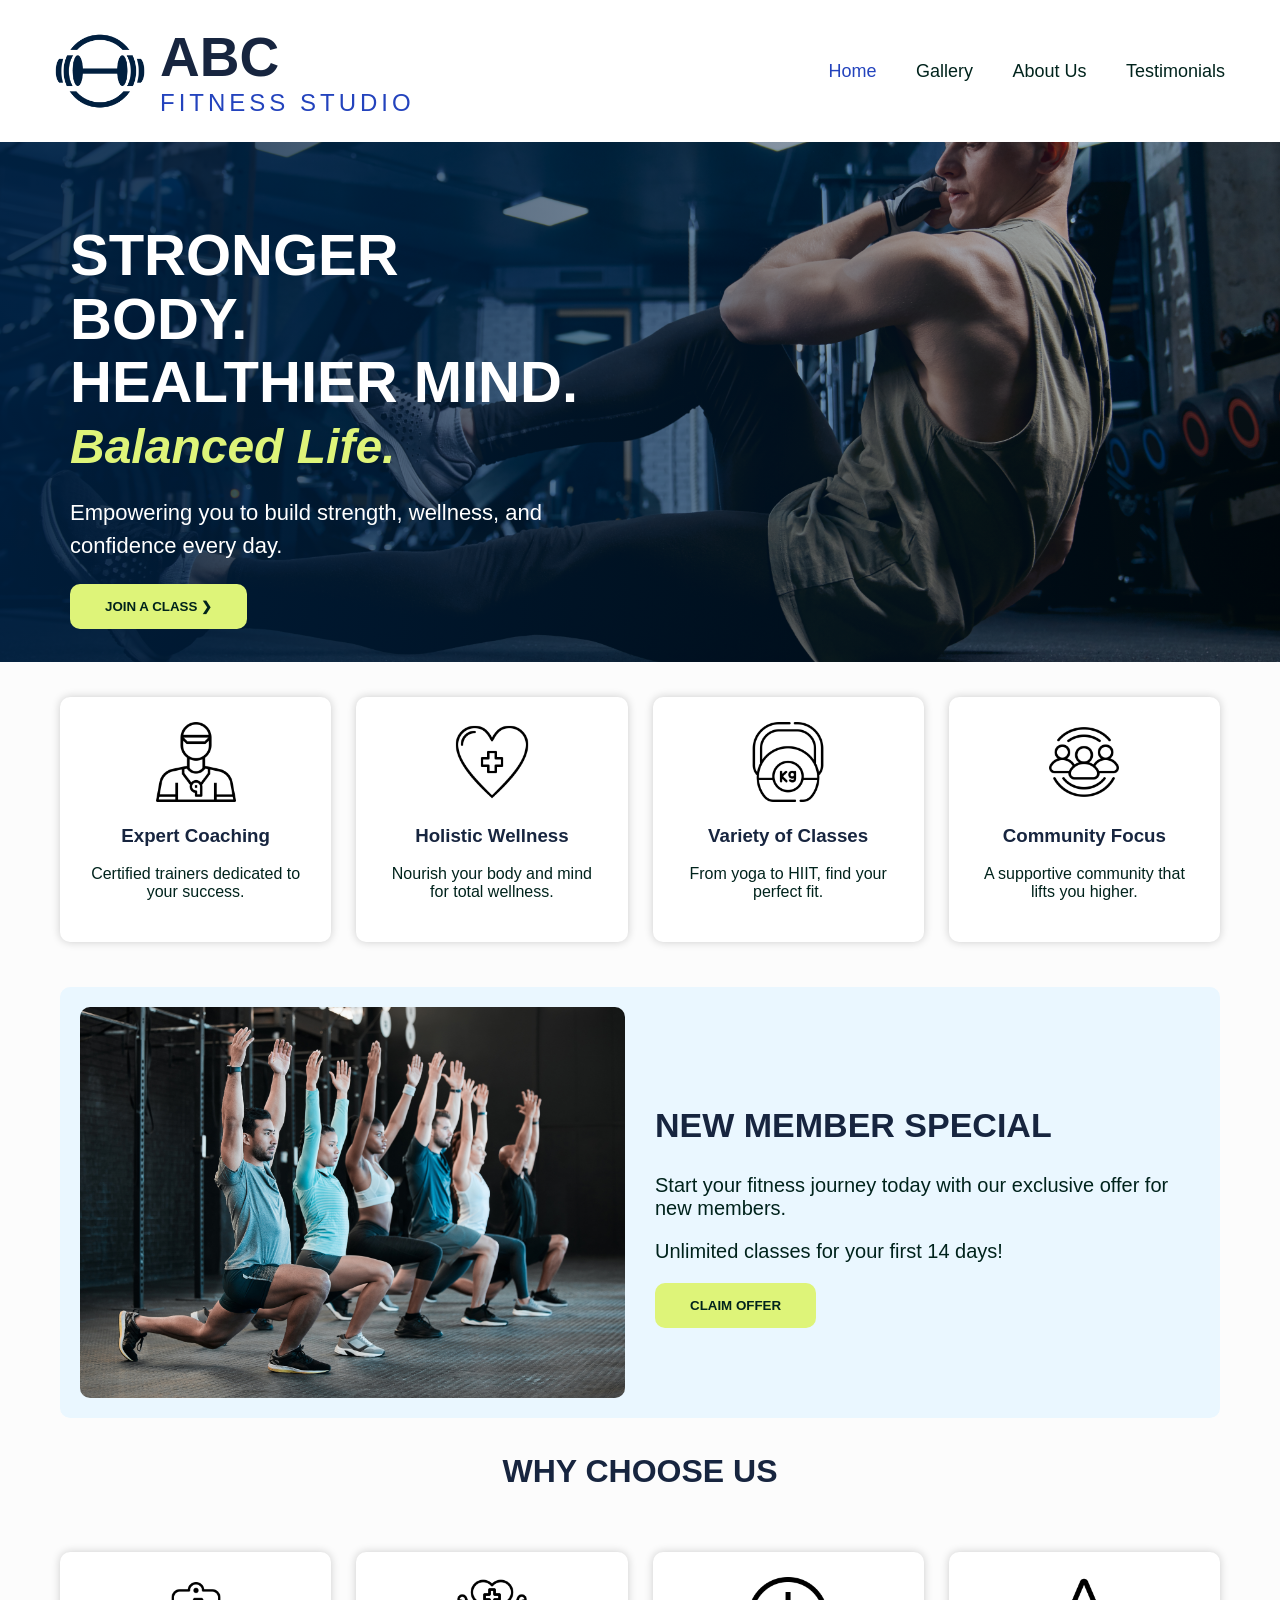
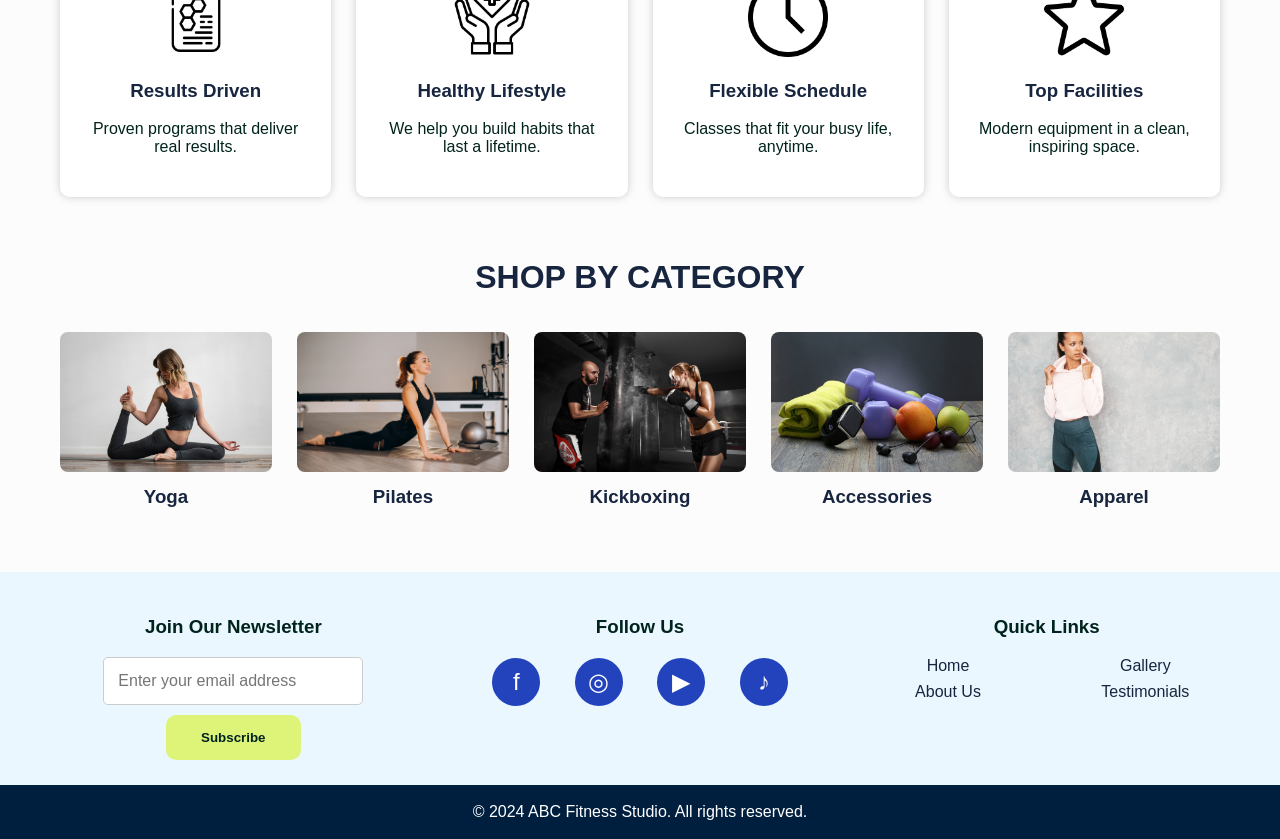
<file: index.html>
<!doctype html>
<html lang="en">
  <head>
    <meta charset="UTF-8" />
    <meta name="viewport" content="width=device-width, initial-scale=1.0" />
    <title>ABC Fitness Studio</title>
    <link rel="stylesheet" href="style.css" />
  </head>
  <body>
    <header>
      <div class="logo-area">
        <img src="images/logo.png" alt="ABC Fitness Studio logo" />
        <div>
          <h1>ABC</h1>
          <p>FITNESS STUDIO</p>
        </div>
      </div>

      <nav class="desktop-nav">
        <a href="index.html" class="active">Home</a>
        <a href="gallery.html">Gallery</a>
        <a href="about.html">About Us</a>
        <a href="testimonials.html">Testimonials</a>
      </nav>

      <div class="menu-icon" id="openMenu">☰</div>
    </header>

    <div class="mobile-menu" id="mobileMenu">
      <div class="close-icon" id="closeMenu">×</div>

      <a href="index.html">Home</a>
      <a href="gallery.html">Gallery</a>
      <a href="about.html">About Us</a>
      <a href="testimonials.html">Testimonials</a>
    </div>

    <main>
      <section class="hero">
        <div class="hero-text">
          <h2>STRONGER BODY.<br />HEALTHIER MIND.</h2>
          <h3>Balanced Life.</h3>
          <p>
            Empowering you to build strength, wellness, and confidence every
            day.
          </p>
          <button>JOIN A CLASS ❯</button>
        </div>
      </section>

      <section class="highlights">
        <div class="card">
          <img src="images/icon-coach.png" alt="coach icon" />
          <h3>Expert Coaching</h3>
          <p>Certified trainers dedicated to your success.</p>
        </div>

        <div class="card">
          <img src="images/icon-wellness.png" alt="wellness icon" />
          <h3>Holistic Wellness</h3>
          <p>Nourish your body and mind for total wellness.</p>
        </div>

        <div class="card">
          <img src="images/icon-kettlebell.png" alt="kettlebell icon" />
          <h3>Variety of Classes</h3>
          <p>From yoga to HIIT, find your perfect fit.</p>
        </div>

        <div class="card">
          <img src="images/icon-community.png" alt="community icon" />
          <h3>Community Focus</h3>
          <p>A supportive community that lifts you higher.</p>
        </div>
      </section>

      <section class="promo">
        <img src="images/group-class.jpg" alt="fitness class" />
        <div class="promo-text">
          <h2>NEW MEMBER SPECIAL</h2>
          <p>
            Start your fitness journey today with our exclusive offer for new
            members.
          </p>
          <p>Unlimited classes for your first 14 days!</p>
          <button>CLAIM OFFER</button>
        </div>
      </section>

      <section>
        <h2 class="section-title">WHY CHOOSE US</h2>

        <div class="why-grid">
          <div class="small-card">
            <img src="images/icon-results.png" alt="results icon" />
            <h3>Results Driven</h3>
            <p>Proven programs that deliver real results.</p>
          </div>

          <div class="small-card">
            <img src="images/icon-health.png" alt="health icon" />
            <h3>Healthy Lifestyle</h3>
            <p>We help you build habits that last a lifetime.</p>
          </div>

          <div class="small-card">
            <img src="images/icon-clock.png" alt="clock icon" />
            <h3>Flexible Schedule</h3>
            <p>Classes that fit your busy life, anytime.</p>
          </div>

          <div class="small-card">
            <img src="images/icon-star.png" alt="star icon" />
            <h3>Top Facilities</h3>
            <p>Modern equipment in a clean, inspiring space.</p>
          </div>
        </div>
      </section>

      <section>
        <h2 class="section-title">SHOP BY CATEGORY</h2>

        <div class="category-grid">
          <div class="category">
            <img src="images/yoga.jpg" alt="yoga" />
            <h3>Yoga</h3>
          </div>

          <div class="category">
            <img src="images/pilates.jpg" alt="pilates" />
            <h3>Pilates</h3>
          </div>

          <div class="category">
            <img src="images/kickboxing.jpg" alt="kickboxing" />
            <h3>Kickboxing</h3>
          </div>

          <div class="category">
            <img src="images/accessories.jpg" alt="fitness accessories" />
            <h3>Accessories</h3>
          </div>

          <div class="category">
            <img src="images/apparel.jpg" alt="apparel" />
            <h3>Apparel</h3>
          </div>
        </div>
      </section>
    </main>

    <footer>
      <div class="footer-main">
        <div class="footer-section">
          <h3>Join Our Newsletter</h3>

          <form id="newsletterForm">
            <input
              type="email"
              id="emailBox"
              placeholder="Enter your email address"
              required
            />

            <button type="submit" id="subscribeBtn">Subscribe</button>
          </form>
        </div>

        <div class="footer-section">
          <h3>Follow Us</h3>
          <div class="socials">
            <span>f</span>
            <span>◎</span>
            <span>▶</span>
            <span>♪</span>
          </div>
        </div>

        <div class="footer-section">
          <h3>Quick Links</h3>
          <div class="quick-links">
            <a href="index.html">Home</a>
            <a href="gallery.html">Gallery</a>
            <a href="about.html">About Us</a>
            <a href="testimonials.html">Testimonials</a>
          </div>
        </div>
      </div>

      <p class="copyright">© 2024 ABC Fitness Studio. All rights reserved.</p>
    </footer>

    <script src="script.js"></script>
  </body>
</html>
</file>
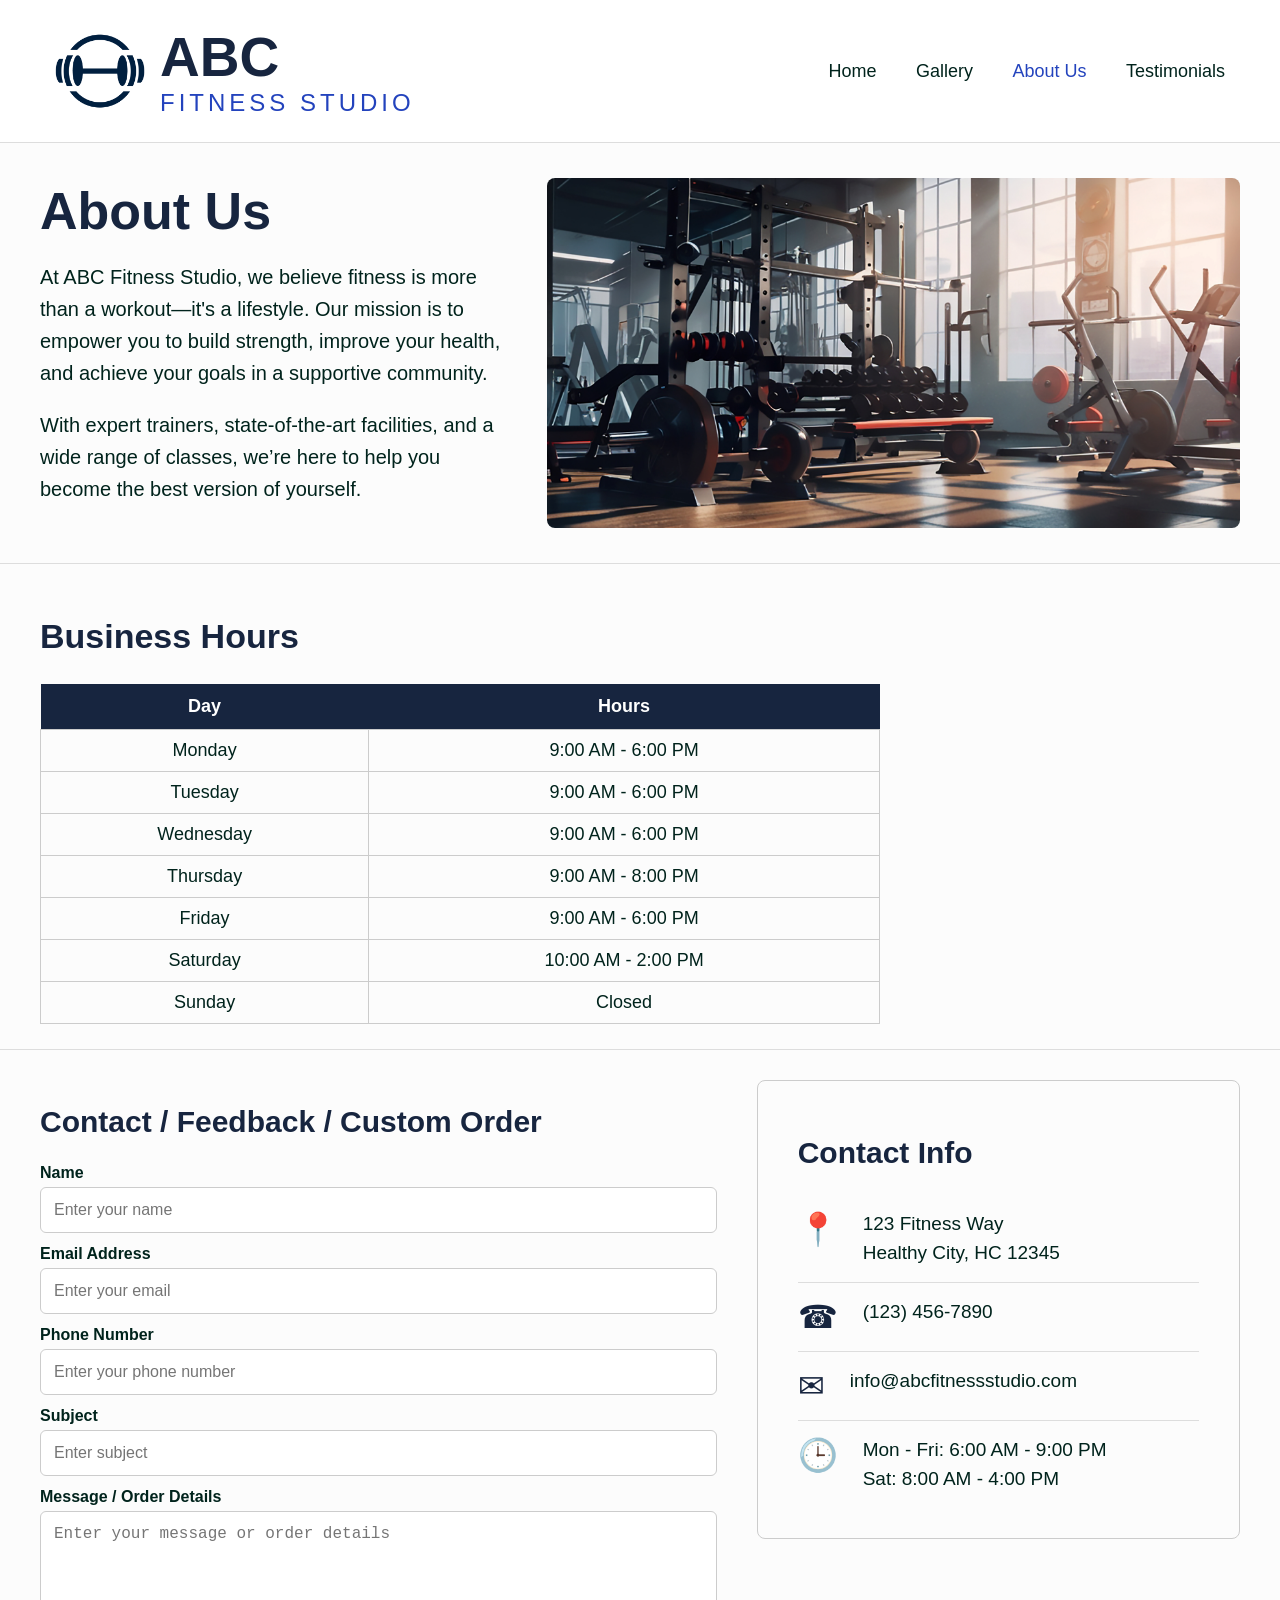
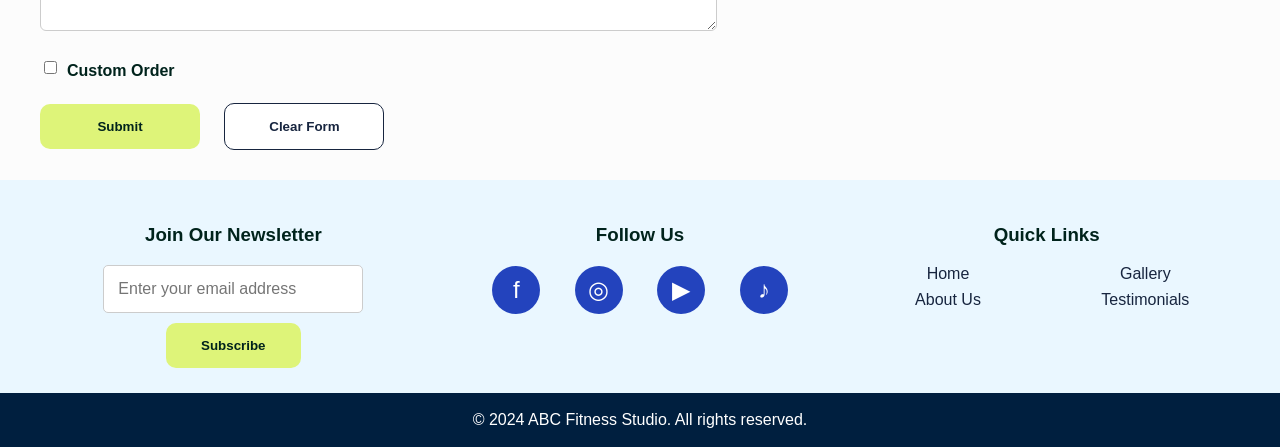
<file: about.html>
<!doctype html>
<html lang="en">
  <head>
    <meta charset="UTF-8" />
    <meta name="viewport" content="width=device-width, initial-scale=1.0" />
    <title>About Us - ABC Fitness Studio</title>
    <link rel="stylesheet" href="style.css" />
  </head>
  <body>
    <header>
      <div class="logo-area">
        <img src="images/logo.png" alt="ABC Fitness Studio logo" />
        <div>
          <h1>ABC</h1>
          <p>FITNESS STUDIO</p>
        </div>
      </div>

      <nav class="desktop-nav">
        <a href="index.html">Home</a>
        <a href="gallery.html">Gallery</a>
        <a href="about.html" class="active">About Us</a>
        <a href="testimonials.html">Testimonials</a>
      </nav>

      <div class="menu-icon" id="openMenu">☰</div>
    </header>

    <div class="mobile-menu" id="mobileMenu">
      <div class="close-icon" id="closeMenu">×</div>

      <a href="index.html">Home</a>
      <a href="gallery.html">Gallery</a>
      <a href="about.html">About Us</a>
      <a href="testimonials.html">Testimonials</a>
    </div>

    <main>
      <section class="about-intro">
        <div class="about-text">
          <h2>About Us</h2>

          <p>
            At ABC Fitness Studio, we believe fitness is more than a
            workout—it's a lifestyle. Our mission is to empower you to build
            strength, improve your health, and achieve your goals in a
            supportive community.
          </p>

          <p>
            With expert trainers, state-of-the-art facilities, and a wide range
            of classes, we’re here to help you become the best version of
            yourself.
          </p>
        </div>

        <img src="images/about-gym.jpg" alt="ABC Fitness Studio gym" />
      </section>

      <section class="hours-section">
        <h2>Business Hours</h2>

        <table>
          <tr>
            <th>Day</th>
            <th>Hours</th>
          </tr>

          <tr>
            <td>Monday</td>
            <td>9:00 AM - 6:00 PM</td>
          </tr>

          <tr>
            <td>Tuesday</td>
            <td>9:00 AM - 6:00 PM</td>
          </tr>

          <tr>
            <td>Wednesday</td>
            <td>9:00 AM - 6:00 PM</td>
          </tr>

          <tr>
            <td>Thursday</td>
            <td>9:00 AM - 8:00 PM</td>
          </tr>

          <tr>
            <td>Friday</td>
            <td>9:00 AM - 6:00 PM</td>
          </tr>

          <tr>
            <td>Saturday</td>
            <td>10:00 AM - 2:00 PM</td>
          </tr>

          <tr>
            <td>Sunday</td>
            <td>Closed</td>
          </tr>
        </table>
      </section>

      <section class="contact-area">
        <div class="form-box">
          <h2>Contact / Feedback / Custom Order</h2>

          <form id="feedbackForm">
            <label for="nameInput">Name</label>
            <input
              type="text"
              id="nameInput"
              placeholder="Enter your name"
              required
            />

            <label for="formEmail">Email Address</label>
            <input
              type="email"
              id="formEmail"
              placeholder="Enter your email"
              required
            />

            <label for="phoneInput">Phone Number</label>
            <input
              type="text"
              id="phoneInput"
              placeholder="Enter your phone number"
              required
            />

            <label for="subjectInput">Subject</label>
            <input
              type="text"
              id="subjectInput"
              placeholder="Enter subject"
              required
            />

            <label for="messageInput">Message / Order Details</label>
            <textarea
              id="messageInput"
              placeholder="Enter your message or order details"
              required
            ></textarea>

            <div class="check-row">
              <input type="checkbox" id="customOrder" />
              <label for="customOrder">Custom Order</label>
            </div>

            <div class="form-buttons">
              <button type="submit" id="submitFormBtn">Submit</button>
              <button type="reset" class="clear-btn">Clear Form</button>
            </div>
          </form>
        </div>

        <div class="contact-info">
          <h2>Contact Info</h2>

          <div class="info-row">
            <span>📍</span>
            <p>123 Fitness Way<br />Healthy City, HC 12345</p>
          </div>

          <div class="info-row">
            <span>☎</span>
            <p>(123) 456-7890</p>
          </div>

          <div class="info-row">
            <span>✉</span>
            <p>info@abcfitnessstudio.com</p>
          </div>

          <div class="info-row">
            <span>🕒</span>
            <p>Mon - Fri: 6:00 AM - 9:00 PM<br />Sat: 8:00 AM - 4:00 PM</p>
          </div>
        </div>
      </section>
    </main>

    <footer>
      <div class="footer-main">
        <div class="footer-section">
          <h3>Join Our Newsletter</h3>

          <form id="newsletterForm">
            <input
              type="email"
              id="emailBox"
              placeholder="Enter your email address"
              required
            />

            <button type="submit" id="subscribeBtn">Subscribe</button>
          </form>
        </div>

        <div class="footer-section">
          <h3>Follow Us</h3>
          <div class="socials">
            <span>f</span>
            <span>◎</span>
            <span>▶</span>
            <span>♪</span>
          </div>
        </div>

        <div class="footer-section">
          <h3>Quick Links</h3>
          <div class="quick-links">
            <a href="index.html">Home</a>
            <a href="gallery.html">Gallery</a>
            <a href="about.html">About Us</a>
            <a href="testimonials.html">Testimonials</a>
          </div>
        </div>
      </div>

      <p class="copyright">© 2024 ABC Fitness Studio. All rights reserved.</p>
    </footer>

    <script src="script.js"></script>
  </body>
</html>
</file>
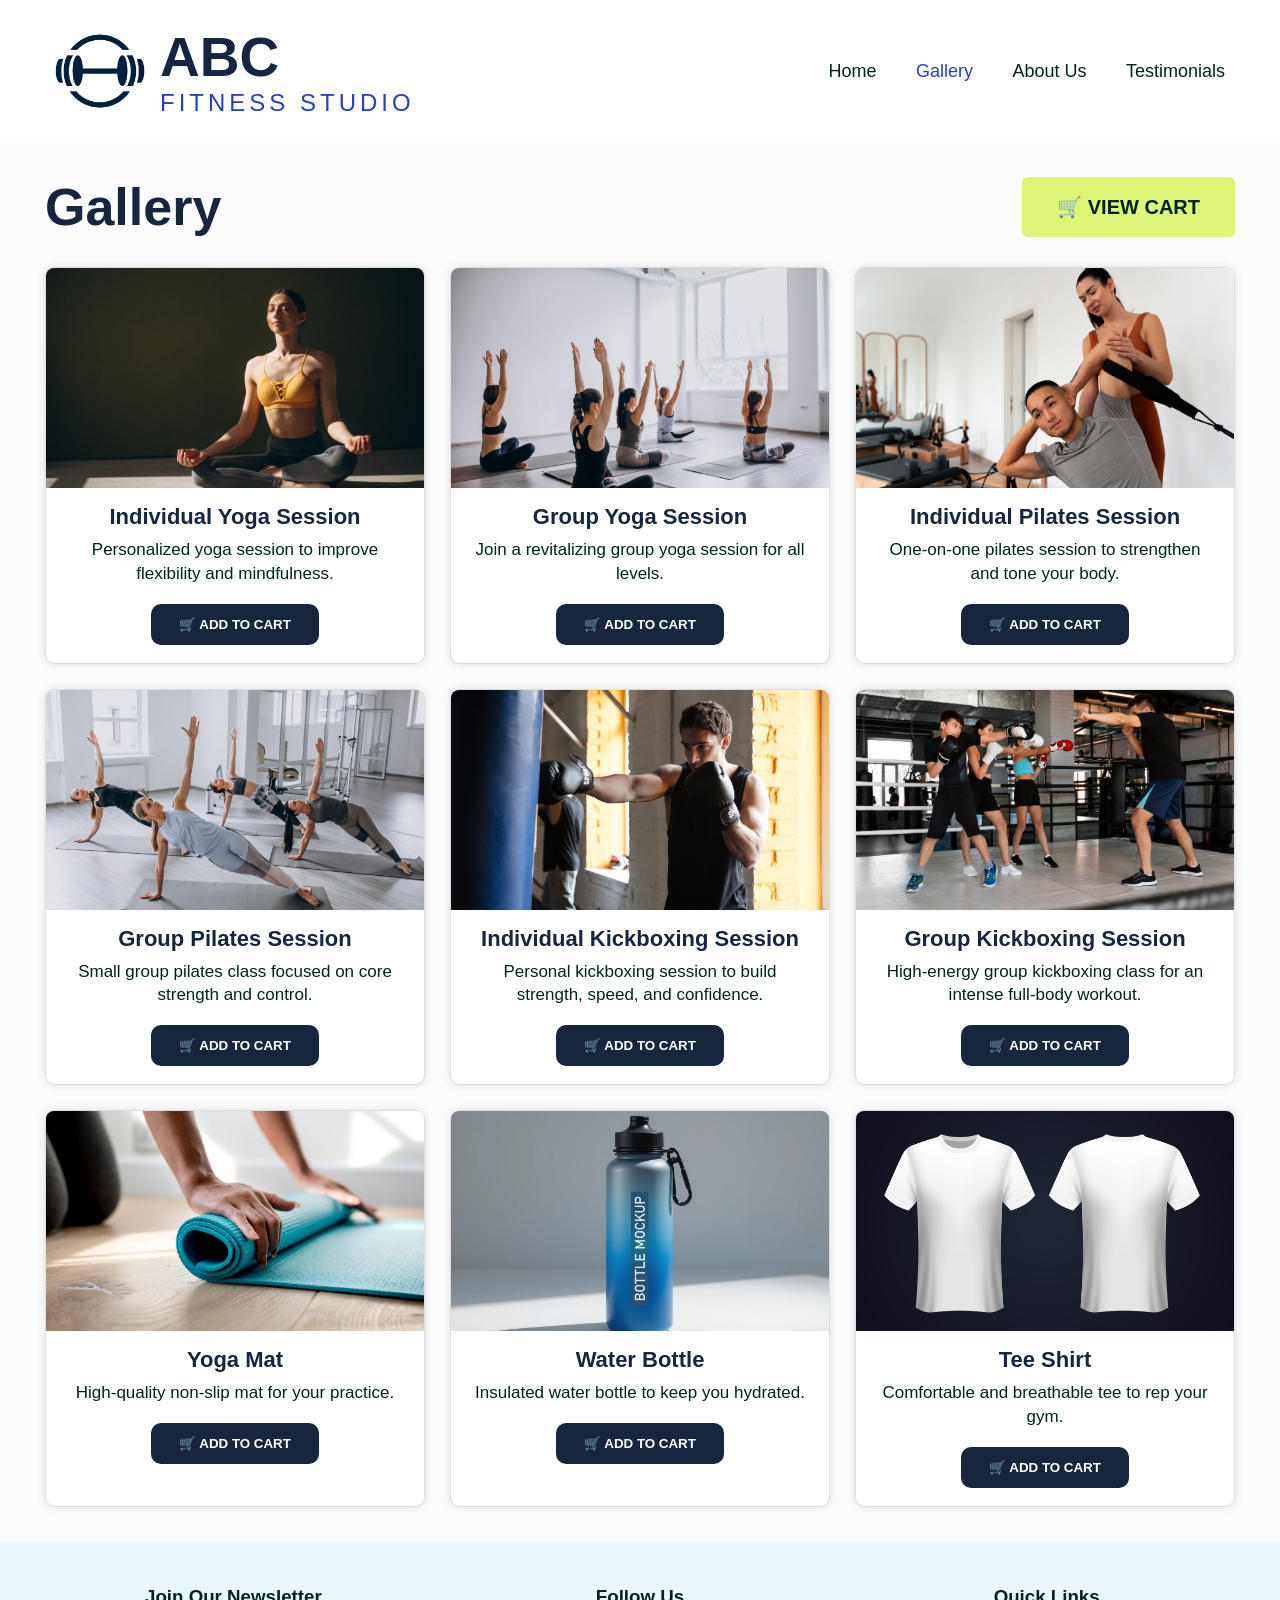
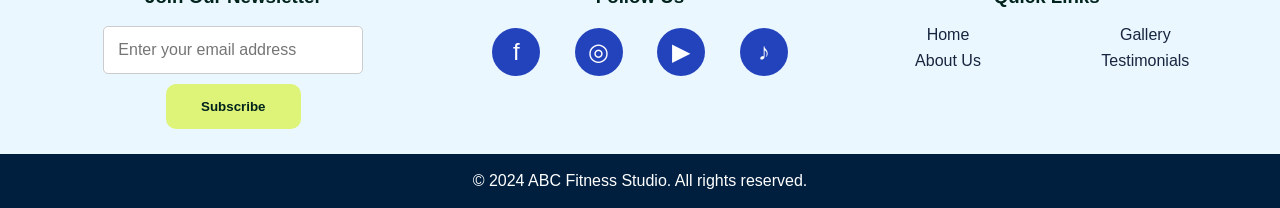
<file: gallery.html>
<!doctype html>
<html lang="en">
  <head>
    <meta charset="UTF-8" />
    <meta name="viewport" content="width=device-width, initial-scale=1.0" />
    <title>Gallery - ABC Fitness Studio</title>
    <link rel="stylesheet" href="style.css" />
  </head>
  <body>
    <header>
      <div class="logo-area">
        <img src="images/logo.png" alt="ABC Fitness Studio logo" />
        <div>
          <h1>ABC</h1>
          <p>FITNESS STUDIO</p>
        </div>
      </div>

      <nav class="desktop-nav">
        <a href="index.html">Home</a>
        <a href="gallery.html" class="active">Gallery</a>
        <a href="about.html">About Us</a>
        <a href="testimonials.html">Testimonials</a>
      </nav>

      <div class="menu-icon" id="openMenu">☰</div>
    </header>

    <div class="mobile-menu" id="mobileMenu">
      <div class="close-icon" id="closeMenu">×</div>

      <a href="index.html">Home</a>
      <a href="gallery.html">Gallery</a>
      <a href="about.html">About Us</a>
      <a href="testimonials.html">Testimonials</a>
    </div>

    <main>
      <section class="gallery-top">
        <h2>Gallery</h2>
        <button id="viewCartBtn">🛒 VIEW CART</button>
      </section>

      <section class="gallery-grid">
        <div class="product-card">
          <img src="images/individual-yoga.jpg" alt="Individual yoga session" />
          <h3>Individual Yoga Session</h3>
          <p>
            Personalized yoga session to improve flexibility and mindfulness.
          </p>
          <button class="add-cart-btn">🛒 ADD TO CART</button>
        </div>

        <div class="product-card">
          <img src="images/group-yoga.jpg" alt="Group yoga session" />
          <h3>Group Yoga Session</h3>
          <p>Join a revitalizing group yoga session for all levels.</p>
          <button class="add-cart-btn">🛒 ADD TO CART</button>
        </div>

        <div class="product-card">
          <img
            src="images/individual-pilates.jpg"
            alt="Individual Pilates session"
          />
          <h3>Individual Pilates Session</h3>
          <p>One-on-one pilates session to strengthen and tone your body.</p>
          <button class="add-cart-btn">🛒 ADD TO CART</button>
        </div>

        <div class="product-card">
          <img src="images/group-pilates.jpg" alt="Group Pilates session" />
          <h3>Group Pilates Session</h3>
          <p>Small group pilates class focused on core strength and control.</p>
          <button class="add-cart-btn">🛒 ADD TO CART</button>
        </div>

        <div class="product-card">
          <img
            src="images/individual-kickboxing.jpg"
            alt="Individual kickboxing session"
          />
          <h3>Individual Kickboxing Session</h3>
          <p>
            Personal kickboxing session to build strength, speed, and
            confidence.
          </p>
          <button class="add-cart-btn">🛒 ADD TO CART</button>
        </div>

        <div class="product-card">
          <img
            src="images/group-kickboxing.jpg"
            alt="Group kickboxing session"
          />
          <h3>Group Kickboxing Session</h3>
          <p>
            High-energy group kickboxing class for an intense full-body workout.
          </p>
          <button class="add-cart-btn">🛒 ADD TO CART</button>
        </div>

        <div class="product-card">
          <img src="images/yoga-mat.jpg" alt="Yoga mat" />
          <h3>Yoga Mat</h3>
          <p>High-quality non-slip mat for your practice.</p>
          <button class="add-cart-btn">🛒 ADD TO CART</button>
        </div>

        <div class="product-card">
          <img src="images/water-bottle.jpg" alt="Water bottle" />
          <h3>Water Bottle</h3>
          <p>Insulated water bottle to keep you hydrated.</p>
          <button class="add-cart-btn">🛒 ADD TO CART</button>
        </div>

        <div class="product-card">
          <img src="images/tee-shirt.jpg" alt="Tee shirt" />
          <h3>Tee Shirt</h3>
          <p>Comfortable and breathable tee to rep your gym.</p>
          <button class="add-cart-btn">🛒 ADD TO CART</button>
        </div>
      </section>
    </main>

    <div class="cart-box" id="cartBox">
      <div class="cart-content">
        <h2>Your Cart</h2>
        <p id="cartText">No items added yet.</p>

        <button id="clearCartBtn">Clear Cart</button>
        <button id="processOrderBtn">Process Order</button>
        <button id="closeCartBtn">Close</button>
      </div>
    </div>

    <footer>
      <div class="footer-main">
        <div class="footer-section">
          <h3>Join Our Newsletter</h3>

          <form id="newsletterForm">
            <input
              type="email"
              id="emailBox"
              placeholder="Enter your email address"
              required
            />

            <button type="submit" id="subscribeBtn">Subscribe</button>
          </form>
        </div>

        <div class="footer-section">
          <h3>Follow Us</h3>
          <div class="socials">
            <span>f</span>
            <span>◎</span>
            <span>▶</span>
            <span>♪</span>
          </div>
        </div>

        <div class="footer-section">
          <h3>Quick Links</h3>
          <div class="quick-links">
            <a href="index.html">Home</a>
            <a href="gallery.html">Gallery</a>
            <a href="about.html">About Us</a>
            <a href="testimonials.html">Testimonials</a>
          </div>
        </div>
      </div>

      <p class="copyright">© 2024 ABC Fitness Studio. All rights reserved.</p>
    </footer>

    <script src="script.js"></script>
  </body>
</html>
</file>
<file: style.css>
* {
  box-sizing: border-box;
}

body {
  margin: 0;
  font-family: Arial, Calibri, sans-serif;
  color: #00231C;
  background-color: #FCFCFC;
}

header {
  display: flex;
  justify-content: space-between;
  align-items: center;
  padding: 25px 55px;
  background-color: white;
}

.logo-area {
  display: flex;
  align-items: center;
  gap: 15px;
}

.logo-area img {
  width: 90px;
}

.logo-area h1 {
  margin: 0;
  font-size: 55px;
  color: #17253F;
}

.logo-area p {
  margin: 0;
  font-size: 24px;
  color: #2343BD;
  letter-spacing: 4px;
}

nav a {
  margin-left: 35px;
  text-decoration: none;
  color: #00231C;
  font-size: 18px;
}

nav a:hover,
nav .active {
  color: #2343BD;
}

.hero {
  min-height: 520px;
  background-image: linear-gradient(to right, rgba(0, 31, 63, 0.9), rgba(0, 31, 63, 0.2)), url("images/hero-fitness.jpg");
  background-size: cover;
  background-position: center;
  display: flex;
  align-items: center;
  padding-left: 70px;
}

.hero-text {
  color: white;
  max-width: 520px;
}

.hero h2 {
  font-size: 58px;
  margin-bottom: 5px;
  line-height: 1.1;
}

.hero h3 {
  color: #DEF479;
  font-size: 48px;
  margin: 0;
  font-style: italic;
}

.hero p {
  font-size: 22px;
  line-height: 1.5;
}

button {
  background-color: #DEF479;
  color: #00231C;
  border: none;
  padding: 15px 35px;
  border-radius: 10px;
  font-weight: bold;
  cursor: pointer;
}

button:hover {
  background-color: #91B9D2;
}

.highlights,
.why-grid {
  display: grid;
  grid-template-columns: repeat(4, 1fr);
  gap: 25px;
  padding: 35px 60px;
}

.card,
.small-card {
  background-color: white;
  text-align: center;
  padding: 25px;
  border-radius: 10px;
  box-shadow: 0 0 8px #cccccc;
}

.card img,
.small-card img {
  width: 80px;
  height: 80px;
  object-fit: contain;
}

.card h3,
.small-card h3 {
  color: #17253F;
}

.promo {
  display: grid;
  grid-template-columns: 1fr 1fr;
  gap: 30px;
  margin: 10px 60px 35px;
  background-color: #eaf7ff;
  padding: 20px;
  border-radius: 10px;
  align-items: center;
}

.promo img {
  width: 100%;
  border-radius: 10px;
}

.promo h2 {
  color: #17253F;
  font-size: 34px;
}

.promo p {
  font-size: 20px;
}

.section-title {
  text-align: center;
  color: #17253F;
  font-size: 32px;
}

.category-grid {
  display: grid;
  grid-template-columns: repeat(5, 1fr);
  gap: 25px;
  padding: 10px 60px 45px;
}

.category {
  text-align: center;
}

.category img {
  width: 100%;
  height: 140px;
  object-fit: cover;
  border-radius: 8px;
}

.category h3 {
  margin-top: 10px;
  color: #17253F;
}

footer {
  background-color: #eaf7ff;
  text-align: center;
}

.newsletter {
  padding: 25px;
}

.newsletter h3 {
  display: inline-block;
  margin-right: 20px;
}

.newsletter input {
  padding: 15px;
  width: 320px;
  border: 1px solid #cccccc;
  border-radius: 6px;
}

.socials {
  margin: 20px;
}

.socials span {
  display: inline-block;
  background-color: #2343BD;
  color: white;
  width: 48px;
  height: 48px;
  padding-top: 10px;
  border-radius: 50%;
  font-size: 24px;
  margin: 0 15px;
}

.footer-links {
  background-color: #17253F;
  padding: 20px;
}

.footer-links a,
.footer-links span {
  color: white;
  text-decoration: none;
  margin: 0 15px;
}

.copyright {
  background-color: #001F3F;
  color: white;
  margin: 0;
  padding: 18px;
}

.menu-icon {
  display: none;
  font-size: 36px;
  color: #17253F;
  cursor: pointer;
}

.mobile-menu {
  display: none;
  position: fixed;
  top: 0;
  right: 0;
  width: 230px;
  height: 100%;
  background-color: #17253F;
  padding-top: 70px;
  z-index: 10;
}

.mobile-menu a {
  display: block;
  color: white;
  text-decoration: none;
  padding: 18px 25px;
  font-size: 20px;
}

.mobile-menu a:hover {
  background-color: #2343BD;
}

.close-icon {
  position: absolute;
  top: 18px;
  right: 25px;
  color: white;
  font-size: 38px;
  cursor: pointer;
}

.gallery-top {
  display: flex;
  justify-content: space-between;
  align-items: center;
  padding: 35px 45px 15px;
}

.gallery-top h2 {
  font-size: 52px;
  color: #17253F;
  margin: 0;
}

.gallery-top button {
  font-size: 20px;
  padding: 18px 35px;
  border-radius: 6px;
}

.gallery-grid {
  display: grid;
  grid-template-columns: repeat(3, 1fr);
  gap: 25px;
  padding: 15px 45px 35px;
}

.product-card {
  background-color: white;
  border: 1px solid #dddddd;
  border-radius: 10px;
  text-align: center;
  padding-bottom: 18px;
  box-shadow: 0 0 8px #dddddd;
}

.product-card img {
  width: 100%;
  height: 220px;
  object-fit: cover;
  border-radius: 8px 8px 0 0;
}

.product-card h3 {
  color: #17253F;
  font-size: 22px;
  margin: 12px 10px 8px;
}

.product-card p {
  font-size: 17px;
  margin: 0 20px 18px;
  line-height: 1.4;
}

.product-card button {
  background-color: #17253F;
  color: white;
  padding: 13px 28px;
}

.product-card button:hover {
  background-color: #2343BD;
}

.footer-main {
  display: grid;
  grid-template-columns: repeat(3, 1fr);
  background-color: #eaf7ff;
  padding: 25px 40px;
  gap: 20px;
}

.footer-section {
  text-align: center;
}

.footer-section input {
  padding: 14px;
  width: 260px;
  border: 1px solid #cccccc;
  border-radius: 5px;
}

.quick-links {
  display: grid;
  grid-template-columns: 1fr 1fr;
  gap: 8px;
}

.quick-links a {
  color: #17253F;
  text-decoration: none;
}

.cart-box {
  display: none;
  position: fixed;
  background-color: rgba(0, 0, 0, 0.5);
  top: 0;
  left: 0;
  width: 100%;
  height: 100%;
}

.cart-content {
  background-color: white;
  width: 350px;
  margin: 150px auto;
  padding: 25px;
  text-align: center;
  border-radius: 10px;
}

.cart-content h2 {
  color: #17253F;
}

.cart-content button {
  margin: 8px;
}


.about-intro {
  display: grid;
  grid-template-columns: 1fr 1.5fr;
  gap: 45px;
  padding: 35px 40px;
  align-items: center;
  border-top: 1px solid #dddddd;
  border-bottom: 1px solid #dddddd;
}

.about-text h2 {
  font-size: 52px;
  color: #17253F;
  margin: 0 0 20px;
}

.about-text p {
  font-size: 20px;
  line-height: 1.6;
  color: #00231C;
}

.about-intro img {
  width: 100%;
  height: 350px;
  object-fit: cover;
  border-radius: 8px;
}

.hours-section {
  padding: 25px 40px;
  border-bottom: 1px solid #dddddd;
}

.hours-section h2 {
  font-size: 34px;
  color: #17253F;
}

.hours-section table {
  width: 70%;
  border-collapse: collapse;
  font-size: 18px;
}

.hours-section th {
  background-color: #17253F;
  color: white;
  padding: 12px;
}

.hours-section td {
  border: 1px solid #cccccc;
  padding: 10px;
  text-align: center;
}

.contact-area {
  display: grid;
  grid-template-columns: 1.4fr 1fr;
  gap: 40px;
  padding: 30px 40px;
}

.form-box h2,
.contact-info h2 {
  font-size: 30px;
  color: #17253F;
}

form label {
  display: block;
  font-weight: bold;
  margin-top: 12px;
  margin-bottom: 5px;
}

form input,
form textarea {
  width: 100%;
  padding: 13px;
  border: 1px solid #cccccc;
  border-radius: 6px;
  font-size: 16px;
}

form textarea {
  height: 120px;
}

.check-row {
  display: flex;
  align-items: center;
  margin-top: 15px;
}

.check-row input {
  width: auto;
  margin-right: 10px;
}

.form-buttons {
  margin-top: 18px;
}

.form-buttons button {
  margin-right: 20px;
  min-width: 160px;
}

.clear-btn {
  background-color: white;
  border: 1px solid #17253F;
  color: #17253F;
}

.contact-info {
  border: 1px solid #cccccc;
  border-radius: 8px;
  padding: 30px 40px;
  align-self: start;
}

.info-row {
  display: flex;
  gap: 25px;
  border-bottom: 1px solid #dddddd;
  padding: 15px 0;
}

.info-row:last-child {
  border-bottom: none;
}

.info-row span {
  font-size: 32px;
  color: #17253F;
}

.info-row p {
  font-size: 19px;
  margin: 0;
  line-height: 1.5;
}

.testimonials-section {
  padding: 35px 50px 20px;
}

.testimonials-section h2,
.community-section h2 {
  text-align: center;
  color: #17253F;
  font-size: 52px;
  margin: 10px 0 30px;
}

.testimonial-grid {
  display: grid;
  grid-template-columns: repeat(3, 1fr);
  gap: 25px;
}

.testimonial-card {
  background-color: white;
  border: 1px solid #dddddd;
  box-shadow: 0 0 8px #dddddd;
  border-radius: 10px;
  text-align: center;
  padding: 30px 25px;
}

.testimonial-card img {
  width: 125px;
  height: 125px;
  object-fit: cover;
  border-radius: 50%;
}

.testimonial-card h3 {
  color: #17253F;
  font-size: 26px;
  margin: 15px 0 10px;
}

.testimonial-card p {
  font-size: 17px;
  line-height: 1.5;
  color: #00231C;
}

.stars {
  color: #ffbf00;
  font-size: 30px;
  margin-top: 15px;
}

.community-section {
  padding: 10px 50px 35px;
  text-align: center;
}

.community-grid {
  display: grid;
  grid-template-columns: repeat(3, 1fr);
  gap: 25px;
  margin-bottom: 25px;
}

.community-card {
  background-color: white;
  border: 1px solid #dddddd;
  box-shadow: 0 0 8px #dddddd;
  border-radius: 10px;
  padding: 30px 25px;
}

.community-card img {
  width: 90px;
  height: 90px;
  object-fit: contain;
}

.community-card h3 {
  color: #17253F;
  font-size: 22px;
}

.community-card p {
  font-size: 17px;
  line-height: 1.4;
}

#journeyBtn {
  font-size: 18px;
  padding: 18px 70px;
}

.footer-section form {
  display: flex;
  gap: 10px;
  justify-content: center;
  flex-wrap: wrap;
}

/* home page mobile */
@media screen and (max-width: 700px) {
  header {
    padding: 15px;
  }

  .desktop-nav {
    display: none;
  }

  .menu-icon {
    display: block;
  }

  .logo-area h1 {
    font-size: 38px;
  }

  .logo-area p {
    font-size: 14px;
  }

  .hero {
    padding: 30px;
    min-height: 420px;
  }

  .hero h2 {
    font-size: 36px;
  }

  .hero h3 {
    font-size: 32px;
  }

  .highlights,
  .why-grid,
  .category-grid {
    grid-template-columns: 1fr;
    padding: 20px;
  }

  .promo {
    grid-template-columns: 1fr;
    margin: 20px;
  }

  .newsletter input {
    width: 100%;
    margin-bottom: 10px;
  }
}


/* gallery page mobile */
@media screen and (max-width: 700px) {
  .gallery-top {
    padding: 25px 20px 10px;
  }

  .gallery-top h2 {
    font-size: 36px;
  }

  .gallery-top button {
    font-size: 14px;
    padding: 12px 18px;
  }

  .gallery-grid {
    grid-template-columns: 1fr;
    padding: 15px 20px;
  }

  .product-card {
    display: grid;
    grid-template-columns: 150px 1fr;
    gap: 15px;
    text-align: left;
    padding: 12px;
    align-items: center;
  }

  .product-card img {
    height: 120px;
    border-radius: 8px;
  }

  .product-card h3 {
    margin: 0;
    font-size: 20px;
  }

  .product-card p {
    margin: 6px 0 10px;
    font-size: 15px;
  }

  .product-card button {
    padding: 10px 15px;
    font-size: 14px;
  }

  .footer-main {
    grid-template-columns: 1fr;
    padding: 25px 20px;
  }

  .footer-section input {
    width: 100%;
    margin-bottom: 10px;
  }

  .quick-links {
    display: block;
  }

  .quick-links a {
    margin: 8px;
    display: inline-block;
  }

  .cart-content {
    width: 85%;
  }
}

/* about page mobile */
@media screen and (max-width: 700px) {
  .about-intro {
    grid-template-columns: 1fr;
    padding: 25px 20px;
  }

  .about-text h2 {
    font-size: 36px;
  }

  .about-text p {
    font-size: 17px;
  }

  .about-intro img {
    display: none;
  }

  .hours-section {
    padding: 25px 20px;
  }

  .hours-section table {
    width: 100%;
    font-size: 14px;
  }

  .contact-area {
    grid-template-columns: 1fr;
    padding: 25px 20px;
  }

  .form-box h2,
  .contact-info h2 {
    font-size: 26px;
  }

  .form-buttons {
    display: grid;
    grid-template-columns: 1fr 1fr;
    gap: 12px;
  }

  .form-buttons button {
    margin-right: 0;
    min-width: 0;
  }

  .contact-info {
    padding: 20px;
  }

  .info-row span {
    font-size: 26px;
  }

  .info-row p {
    font-size: 16px;
  }
}


/* testimonials mobile */
@media screen and (max-width: 700px) {
  .testimonials-section {
    padding: 25px 20px 10px;
  }

  .testimonials-section h2,
  .community-section h2 {
    text-align: left;
    font-size: 36px;
    margin-bottom: 18px;
  }

  .testimonial-grid {
    grid-template-columns: 1fr;
    gap: 14px;
  }

  .testimonial-card {
    display: grid;
    grid-template-columns: 110px 1fr;
    text-align: left;
    padding: 15px;
    align-items: center;
  }

  .testimonial-card img {
    width: 90px;
    height: 90px;
    grid-row: span 3;
  }

  .testimonial-card h3 {
    font-size: 22px;
    margin: 0 0 5px;
  }

  .testimonial-card p {
    font-size: 16px;
    margin: 0;
  }

  .stars {
    font-size: 22px;
    margin-top: 8px;
  }

  .community-section {
    padding: 10px 20px 30px;
  }

  .community-grid {
    grid-template-columns: 1fr;
    gap: 14px;
  }

  .community-card {
    display: grid;
    grid-template-columns: 95px 1fr;
    text-align: left;
    padding: 15px;
    align-items: center;
  }

  .community-card img {
    width: 75px;
    height: 75px;
    grid-row: span 2;
  }

  .community-card h3 {
    font-size: 20px;
    margin: 0 0 5px;
  }

  .community-card p {
    font-size: 16px;
    margin: 0;
  }

  #journeyBtn {
    width: 100%;
    padding: 15px;
  }
}


@media screen and (max-width: 700px) {
  header {
    padding: 15px;
  }

  nav {
    display: none;
  }

  .logo-area h1 {
    font-size: 38px;
  }

  .logo-area p {
    font-size: 14px;
  }

  .hero {
    padding: 30px;
    min-height: 420px;
  }

  .hero h2 {
    font-size: 36px;
  }

  .hero h3 {
    font-size: 32px;
  }

  .highlights,
  .why-grid,
  .category-grid {
    grid-template-columns: 1fr;
    padding: 20px;
  }

  .promo {
    grid-template-columns: 1fr;
    margin: 20px;
  }

  .newsletter input {
    width: 100%;
    margin-bottom: 10px;
  }
}
</file>
